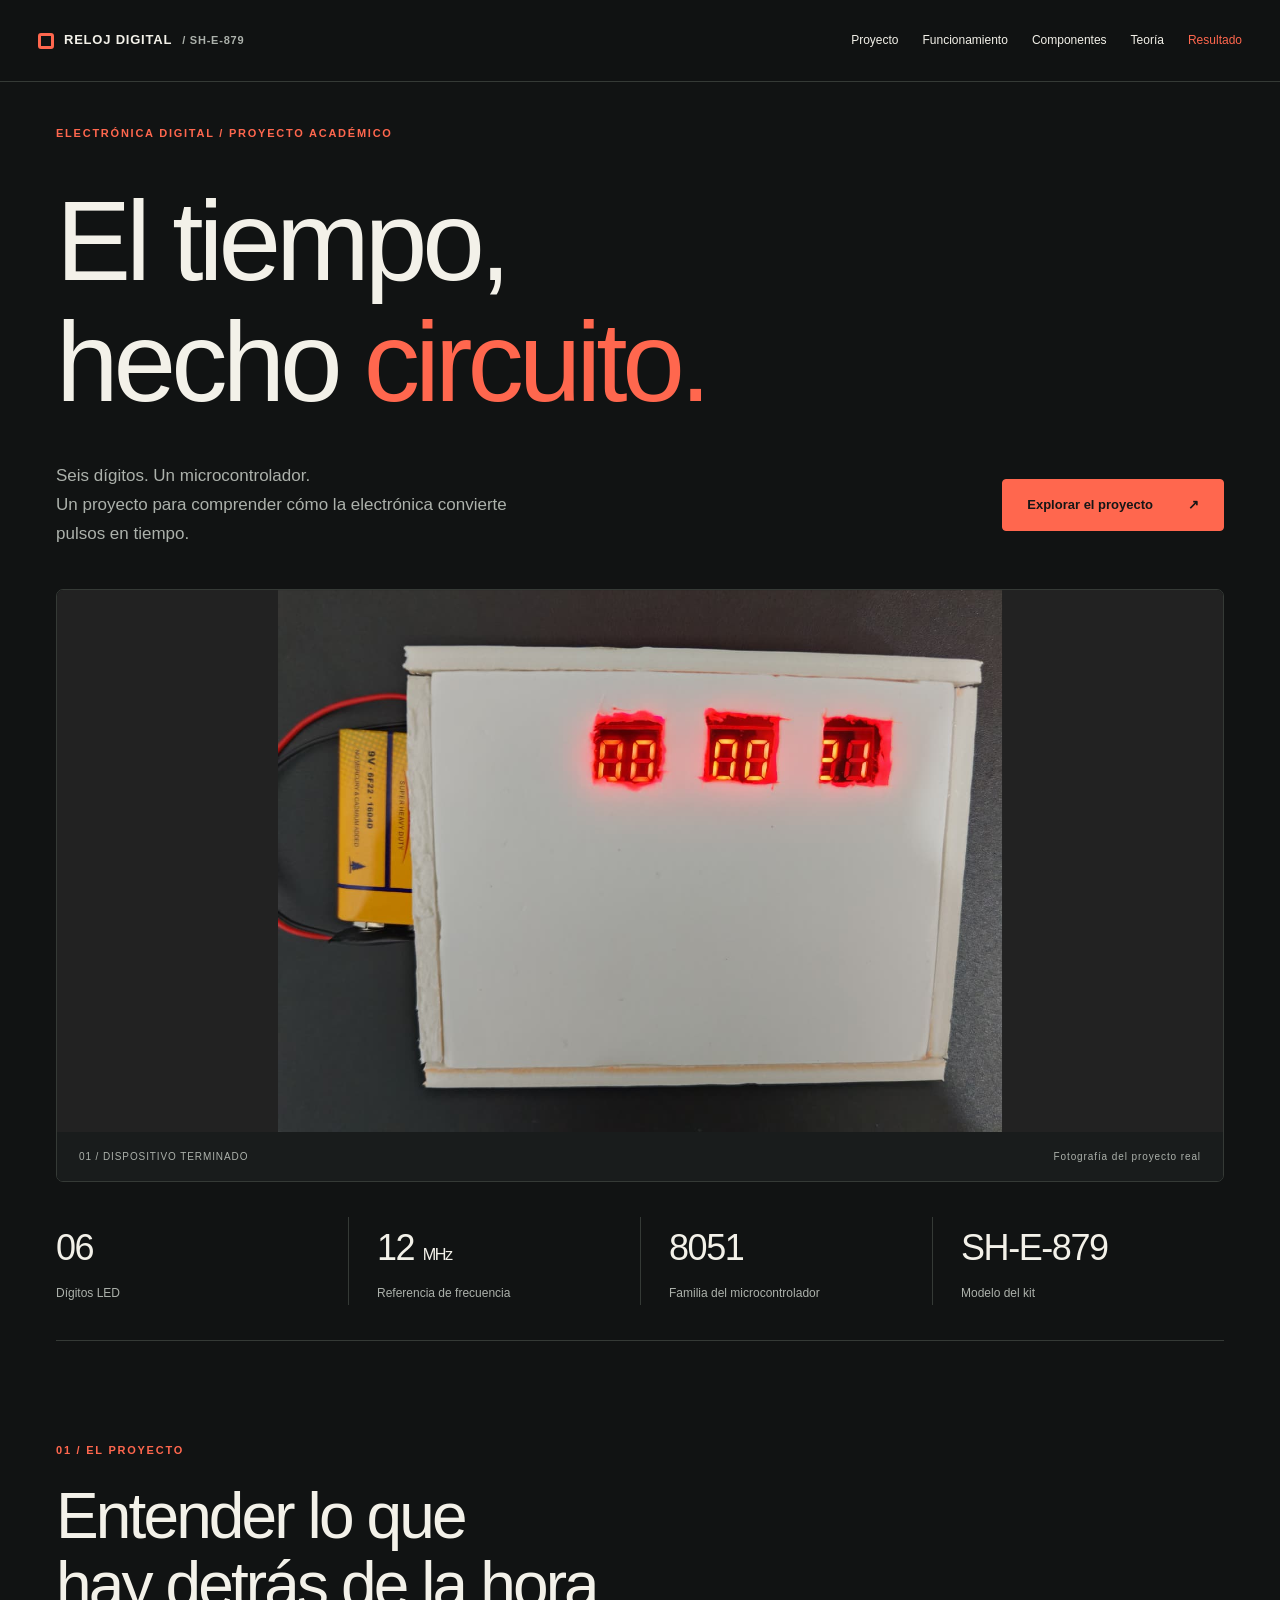
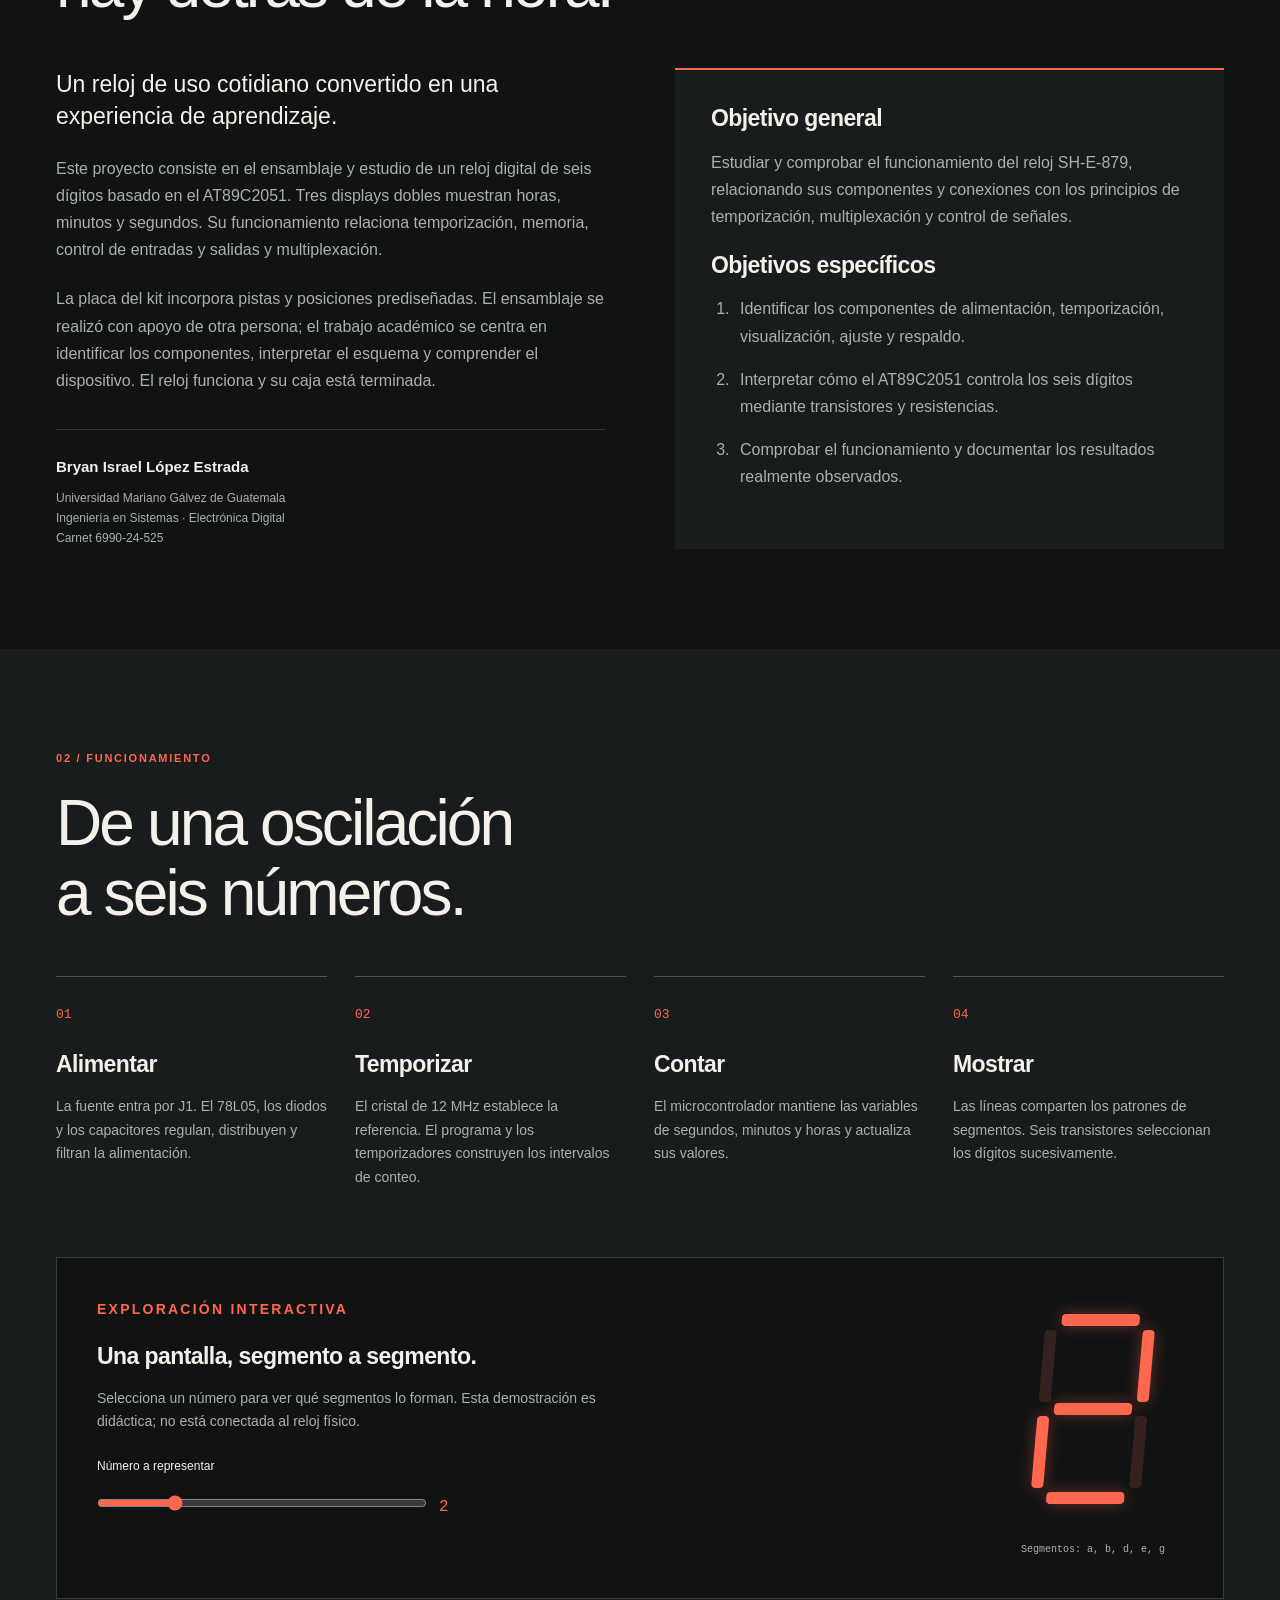
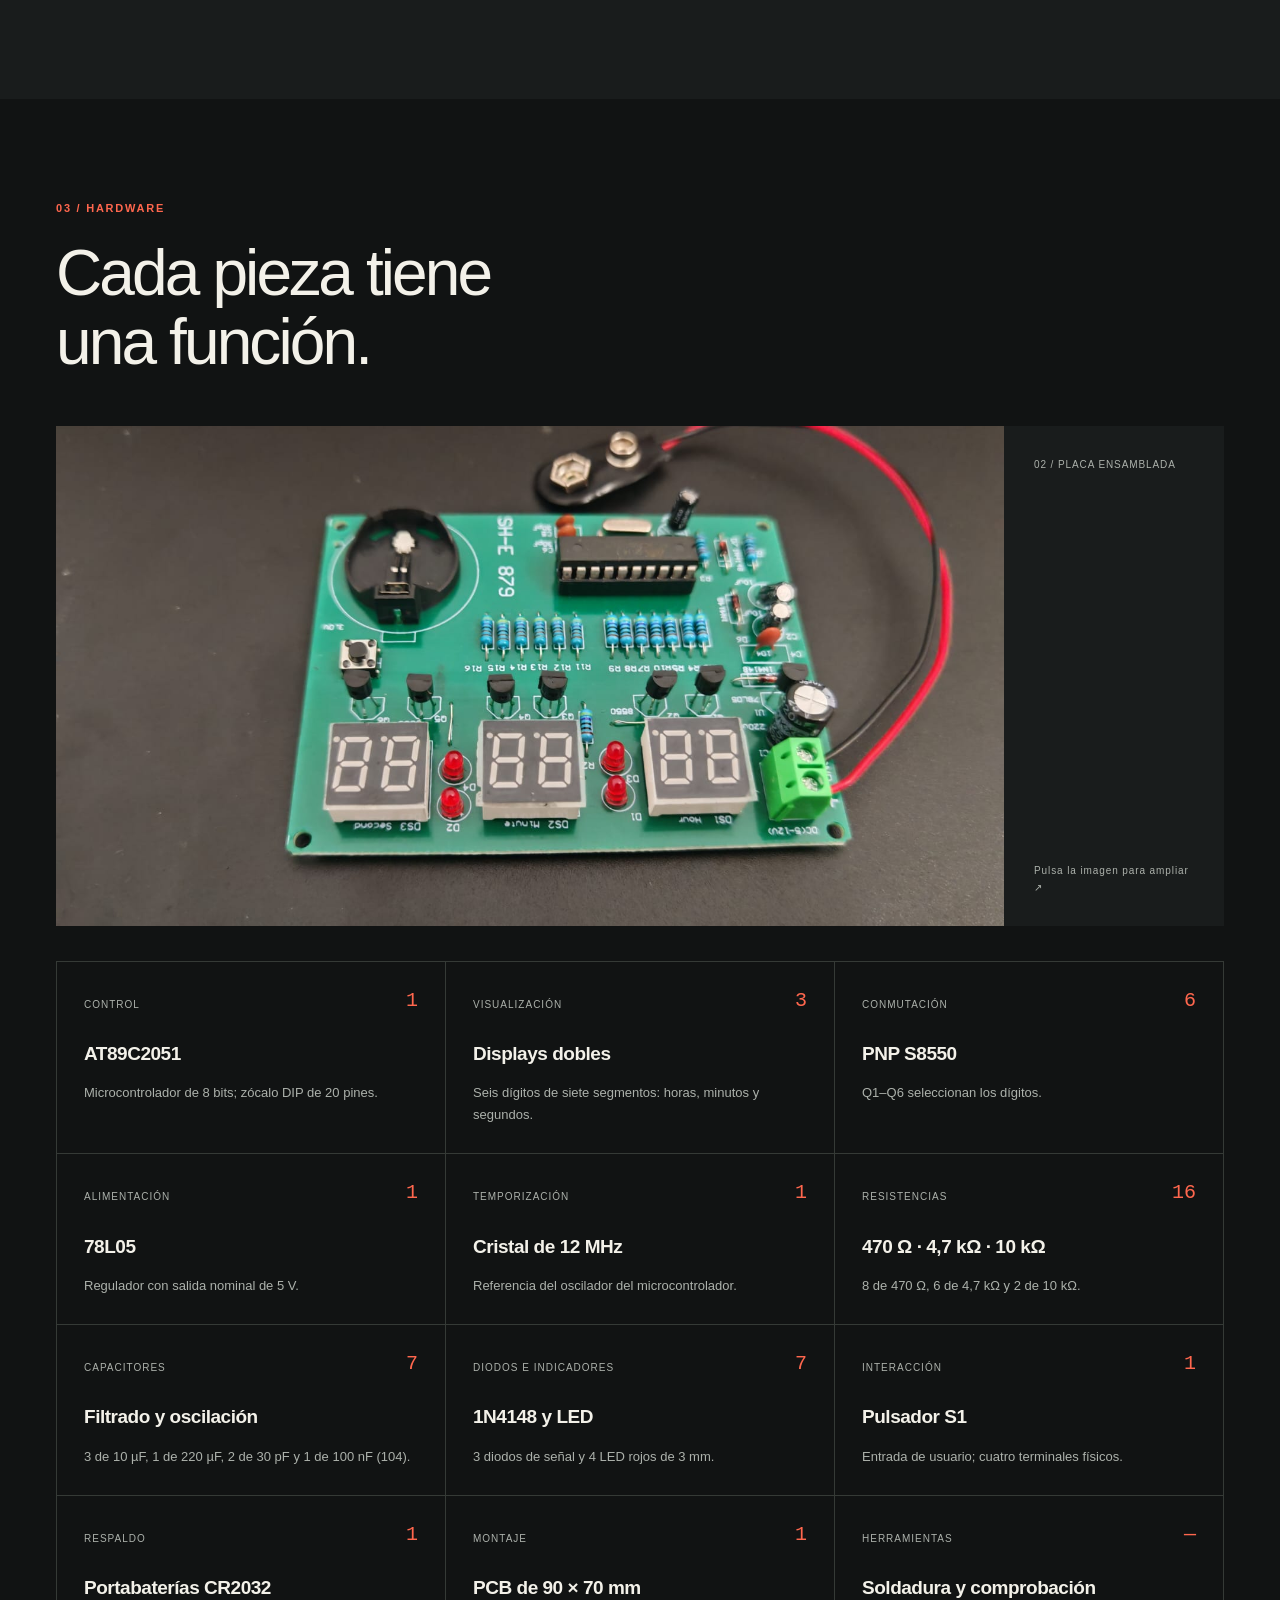
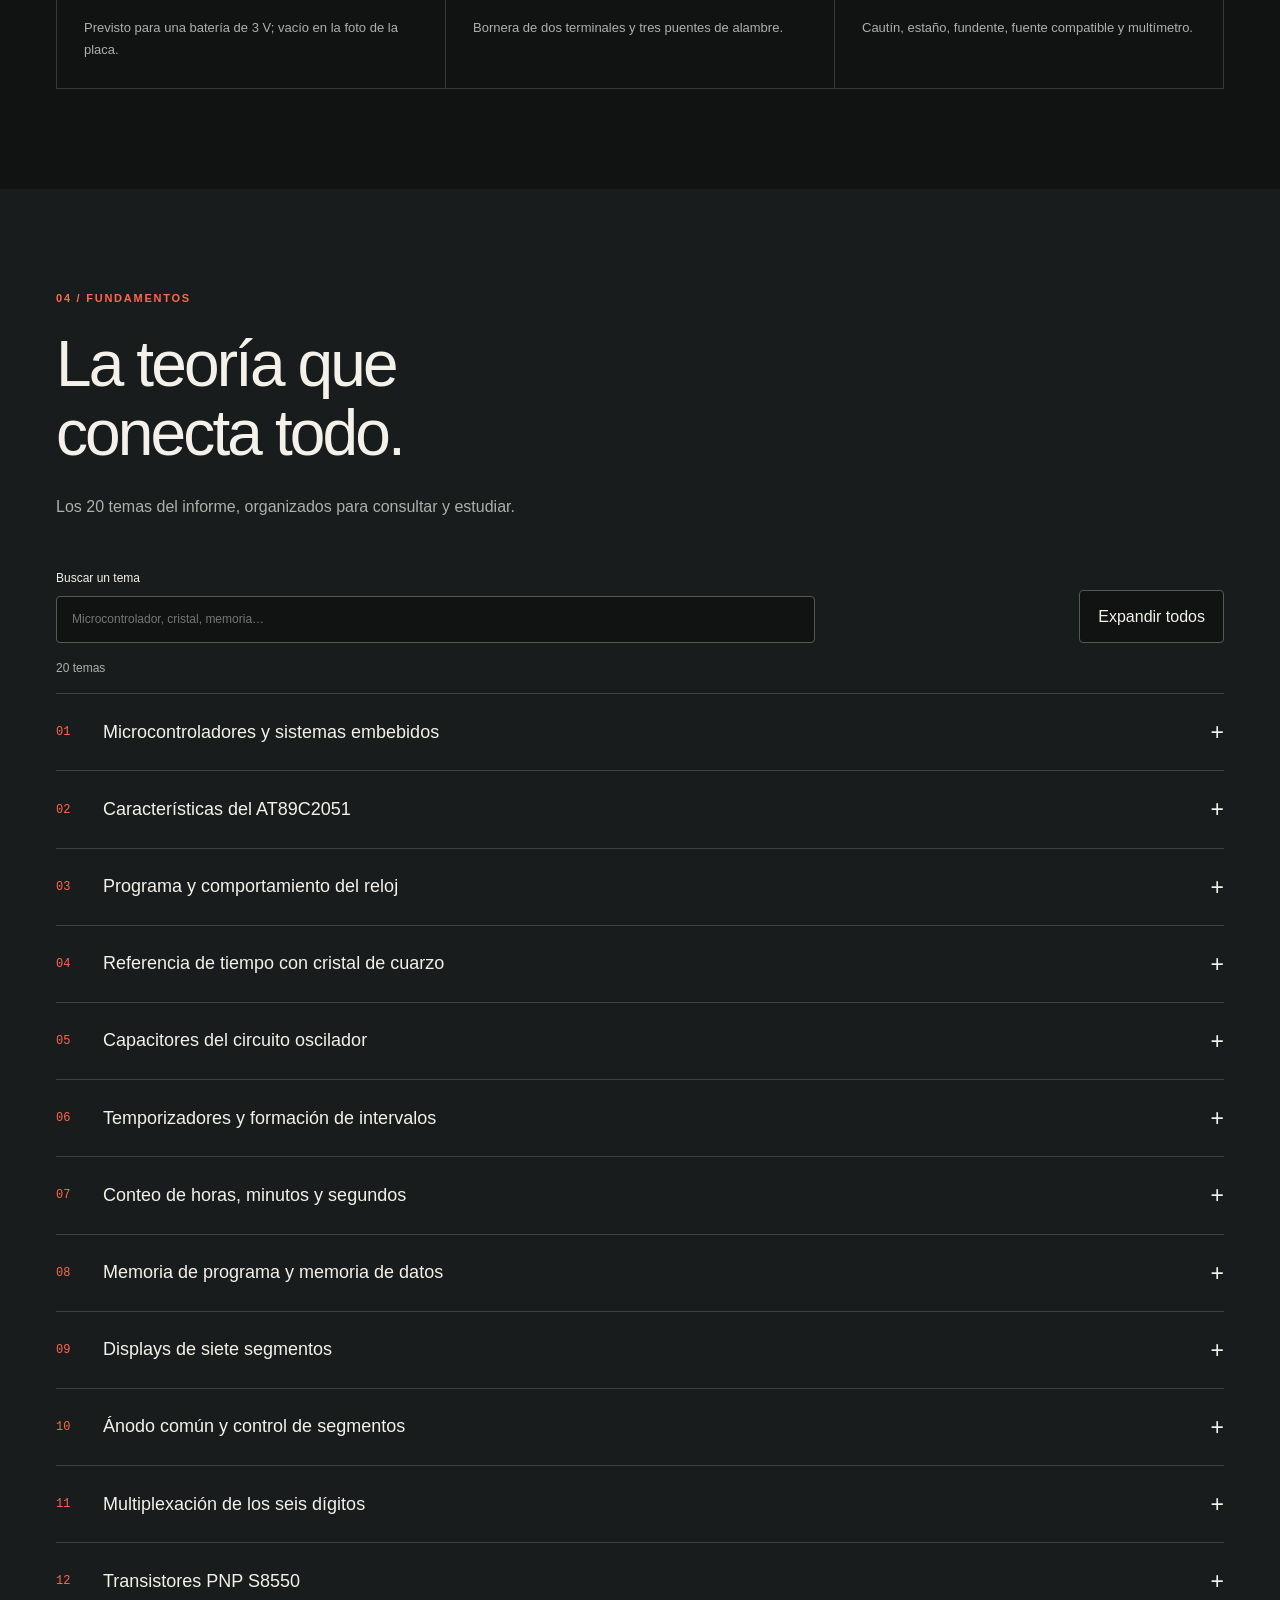
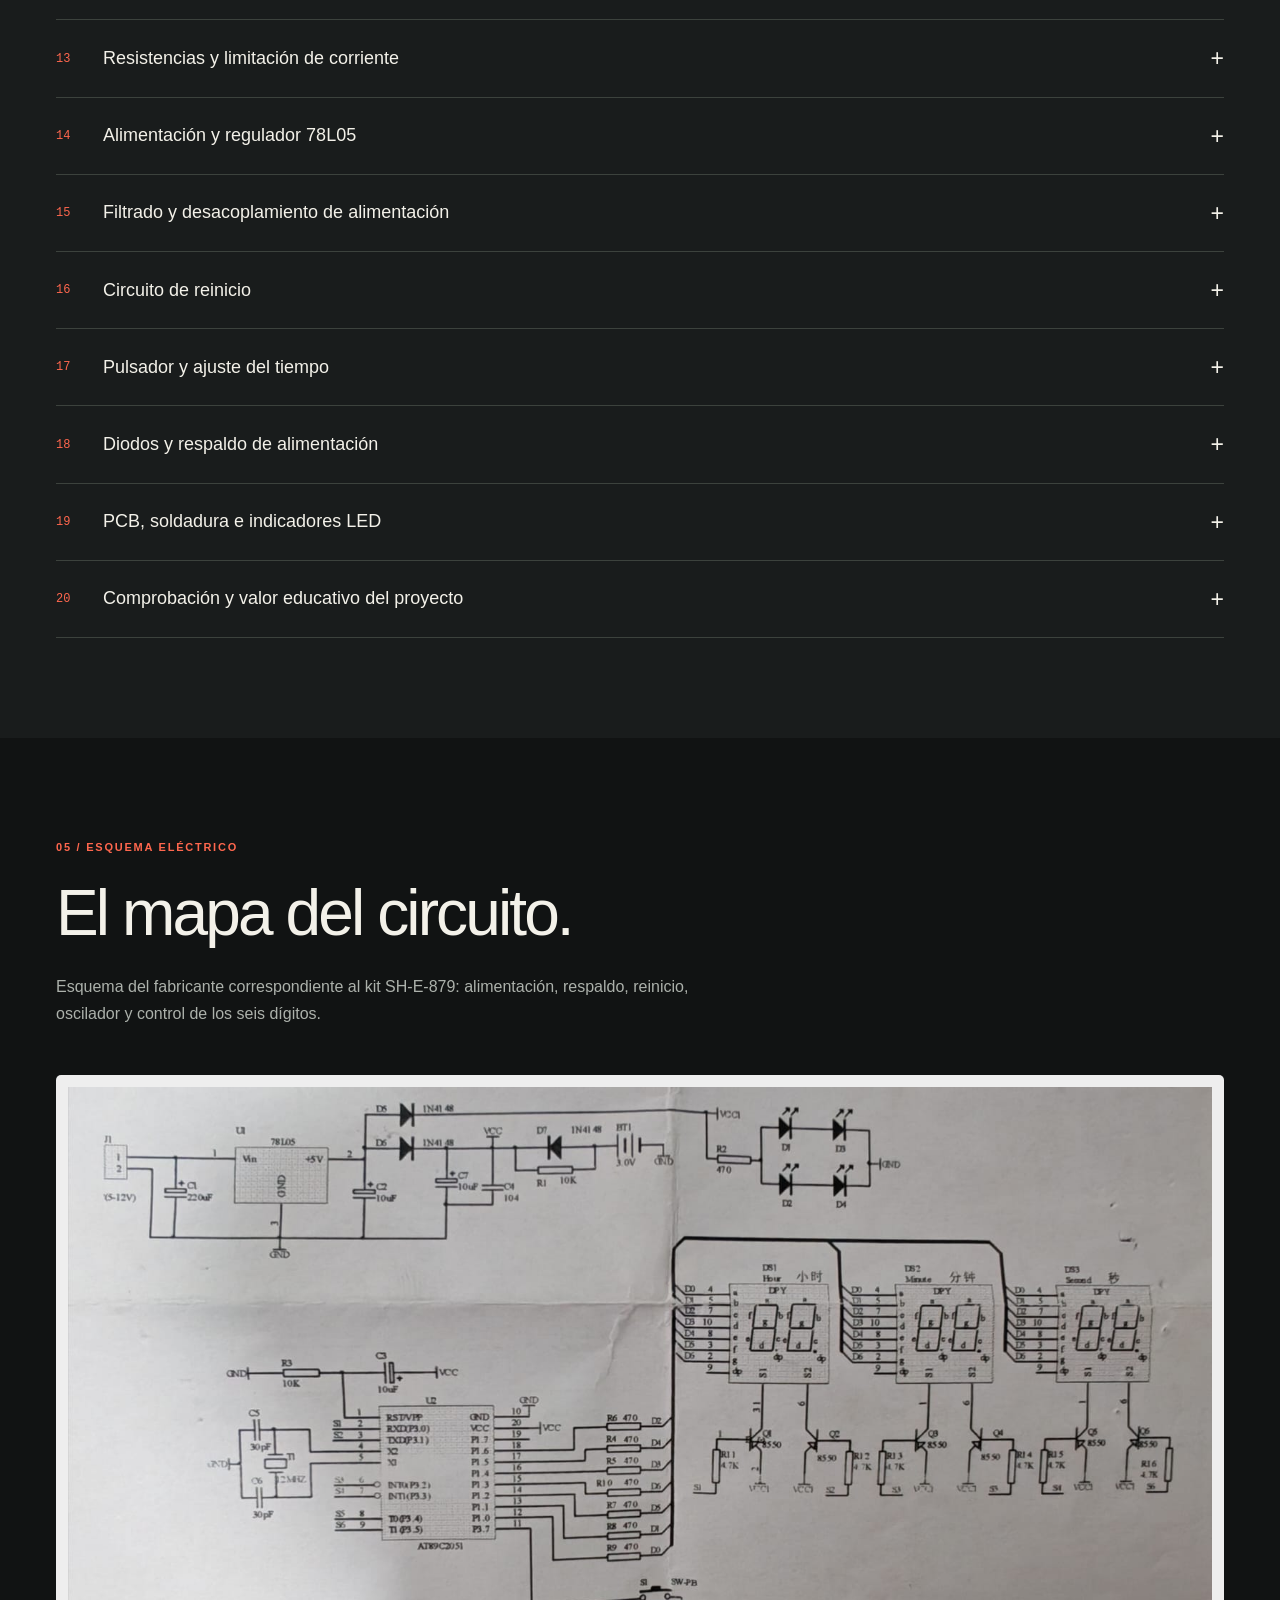
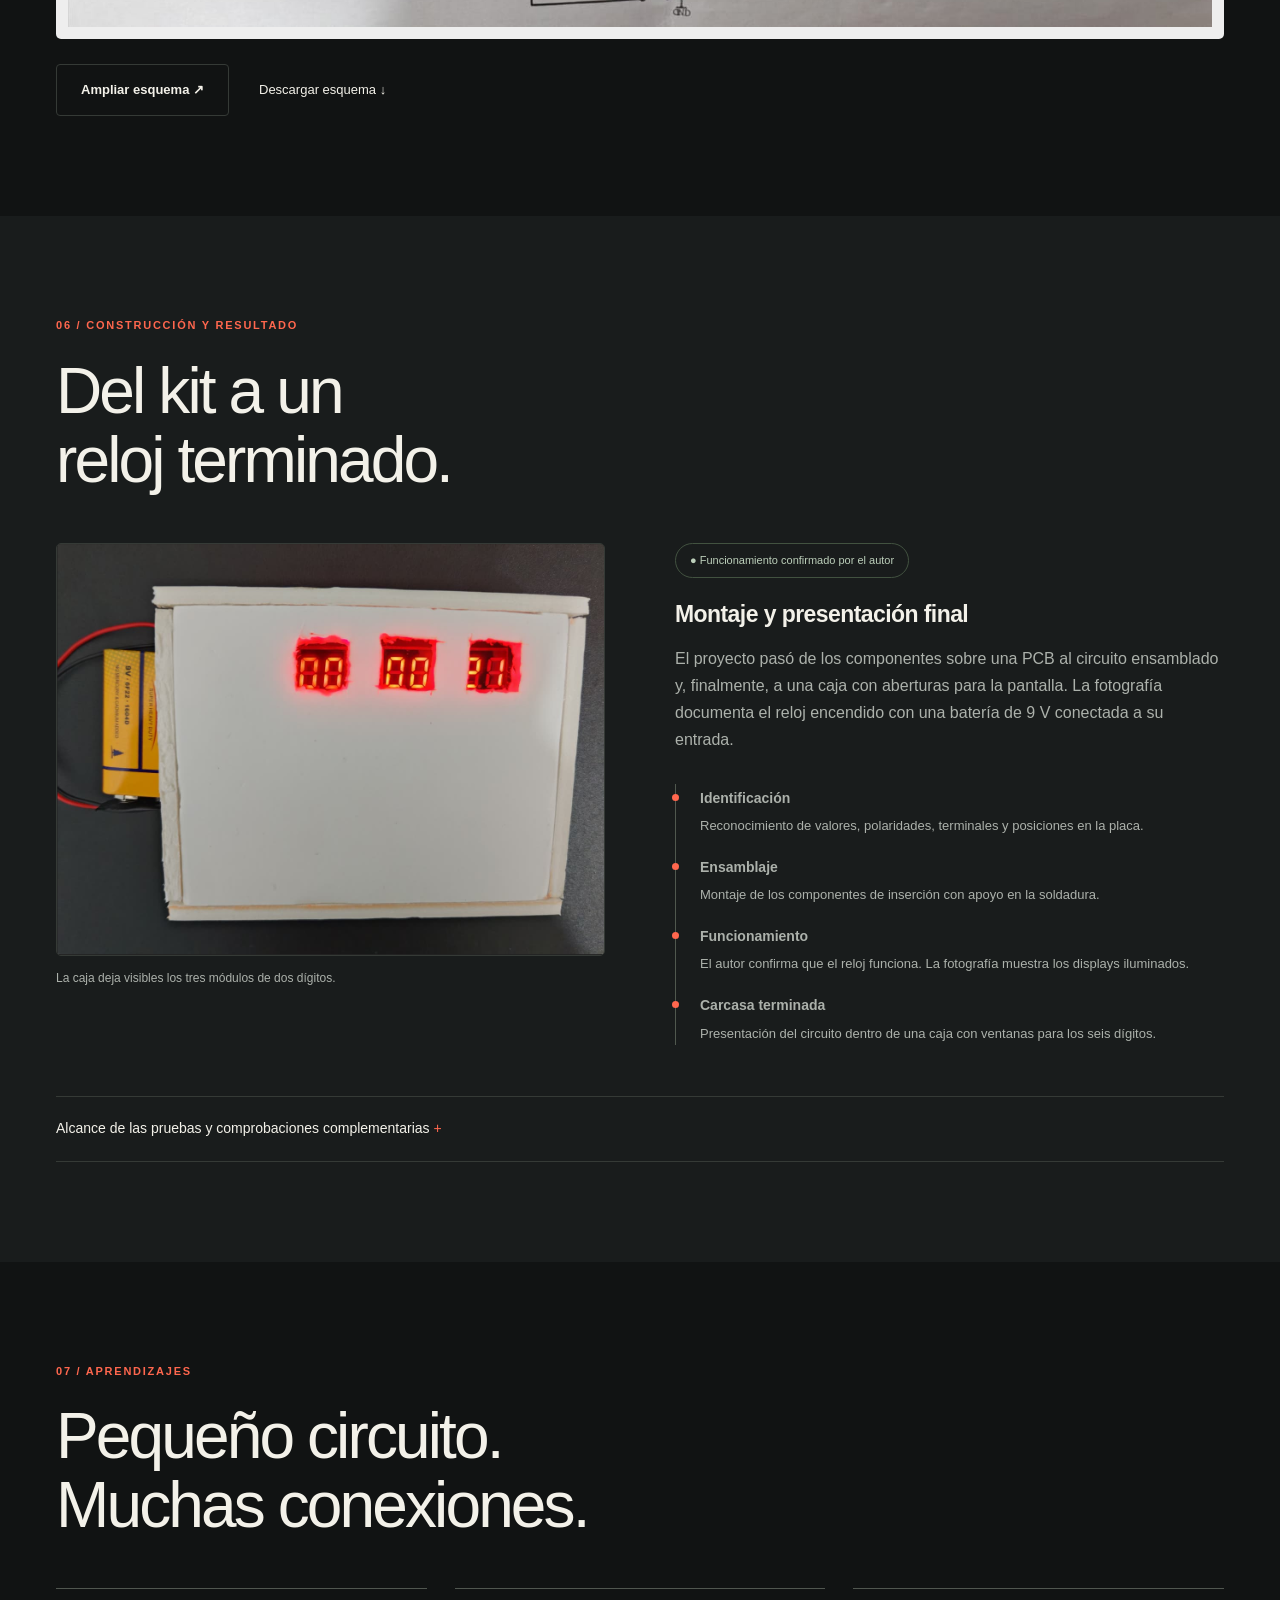
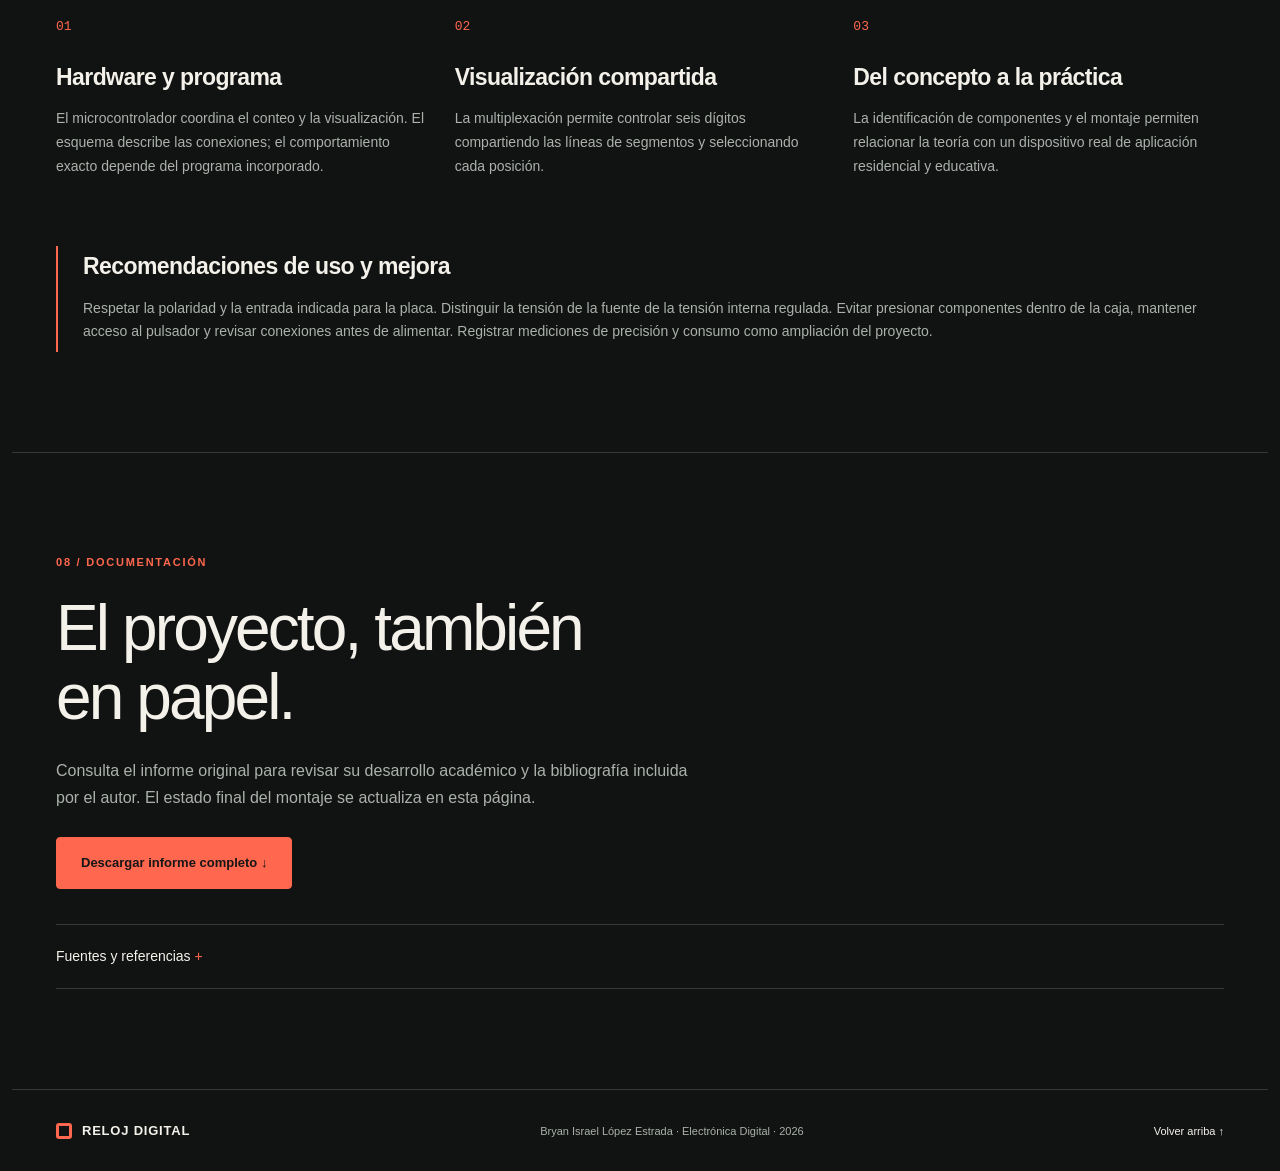
<file: index.html>
<!doctype html><html lang="es"><head><meta charset="utf-8"><meta name="viewport" content="width=device-width,initial-scale=1"><title>Reloj digital · SH-E-879 | Bryan López Estrada</title><meta name="description" content="Proyecto de electrónica digital: reloj SH-E-879 de seis dígitos, fundamentos, componentes, circuito y montaje terminado."><meta name="theme-color" content="#111313"><link rel="stylesheet" href="styles.css"><script src="script.js" defer></script></head><body><a class="skip" href="#proyecto">Saltar al contenido</a><header><a class="brand" href="#inicio"><i></i> RELOJ DIGITAL <span>/ SH-E-879</span></a><button id="menu" aria-expanded="false" aria-controls="nav">Menú</button><nav id="nav"><a href="#proyecto">Proyecto</a><a href="#funcionamiento">Funcionamiento</a><a href="#componentes">Componentes</a><a href="#teoria">Teoría</a><a href="#resultado">Resultado</a></nav></header><main><section id="inicio" class="hero wrap"><div class="hero-top"><p class="eyebrow">ELECTRÓNICA DIGITAL / PROYECTO ACADÉMICO</p></div><h1>El tiempo,<br>hecho <em>circuito.</em></h1><div class="hero-bottom"><p>Seis dígitos. Un microcontrolador.<br>Un proyecto para comprender cómo la electrónica convierte pulsos en tiempo.</p><a class="button" href="#proyecto">Explorar el proyecto <span>↗</span></a></div><figure class="hero-photo"><div class="rotated"><img src="assets/terminado.png" alt="Reloj encendido dentro de su caja blanca, conectado a una batería de 9 V" fetchpriority="high"></div><figcaption><span>01 / DISPOSITIVO TERMINADO</span><span>Fotografía del proyecto real</span></figcaption></figure><div class="specs"><div><strong>06</strong><span>Dígitos LED</span></div><div><strong>12 <small>MHz</small></strong><span>Referencia de frecuencia</span></div><div><strong>8051</strong><span>Familia del microcontrolador</span></div><div><strong>SH-E-879</strong><span>Modelo del kit</span></div></div></section>
<section id="proyecto" class="wrap section"><div class="heading"><p class="eyebrow">01 / EL PROYECTO</p><h2>Entender lo que<br>hay detrás de la hora.</h2></div><div class="split"><div><p class="lead">Un reloj de uso cotidiano convertido en una experiencia de aprendizaje.</p><p>Este proyecto consiste en el ensamblaje y estudio de un reloj digital de seis dígitos basado en el AT89C2051. Tres displays dobles muestran horas, minutos y segundos. Su funcionamiento relaciona temporización, memoria, control de entradas y salidas y multiplexación.</p><p>La placa del kit incorpora pistas y posiciones prediseñadas. El ensamblaje se realizó con apoyo de otra persona; el trabajo académico se centra en identificar los componentes, interpretar el esquema y comprender el dispositivo. El reloj funciona y su caja está terminada.</p><div class="author"><strong>Bryan Israel López Estrada</strong><span>Universidad Mariano Gálvez de Guatemala<br>Ingeniería en Sistemas · Electrónica Digital<br>Carnet 6990-24-525</span></div></div><div class="objectives"><h3>Objetivo general</h3><p>Estudiar y comprobar el funcionamiento del reloj SH-E-879, relacionando sus componentes y conexiones con los principios de temporización, multiplexación y control de señales.</p><h3>Objetivos específicos</h3><ol><li>Identificar los componentes de alimentación, temporización, visualización, ajuste y respaldo.</li><li>Interpretar cómo el AT89C2051 controla los seis dígitos mediante transistores y resistencias.</li><li>Comprobar el funcionamiento y documentar los resultados realmente observados.</li></ol></div></div></section>
<section id="funcionamiento" class="band"><div class="wrap section"><div class="heading"><p class="eyebrow">02 / FUNCIONAMIENTO</p><h2>De una oscilación<br>a seis números.</h2></div><div class="steps"><article><span>01</span><h3>Alimentar</h3><p>La fuente entra por J1. El 78L05, los diodos y los capacitores regulan, distribuyen y filtran la alimentación.</p></article><article><span>02</span><h3>Temporizar</h3><p>El cristal de 12 MHz establece la referencia. El programa y los temporizadores construyen los intervalos de conteo.</p></article><article><span>03</span><h3>Contar</h3><p>El microcontrolador mantiene las variables de segundos, minutos y horas y actualiza sus valores.</p></article><article><span>04</span><h3>Mostrar</h3><p>Las líneas comparten los patrones de segmentos. Seis transistores seleccionan los dígitos sucesivamente.</p></article></div><div class="demo"><div><p class="eyebrow">EXPLORACIÓN INTERACTIVA</p><h3>Una pantalla, segmento a segmento.</h3><p>Selecciona un número para ver qué segmentos lo forman. Esta demostración es didáctica; no está conectada al reloj físico.</p><label for="digit">Número a representar</label><input id="digit" type="range" min="0" max="9" value="2"><output id="number" for="digit">2</output></div><div class="segment-display" role="img" aria-label="Display de siete segmentos mostrando 2"><div class="segment a"></div><div class="segment b"></div><div class="segment c"></div><div class="segment d"></div><div class="segment e"></div><div class="segment f"></div><div class="segment g"></div></div><p id="segments" class="mono">Segmentos: a, b, d, e, g</p></div></div></section>
<section id="componentes" class="wrap section"><div class="heading"><p class="eyebrow">03 / HARDWARE</p><h2>Cada pieza tiene<br>una función.</h2></div><figure class="board"><a class="zoom" href="assets/placa.png"><img src="assets/placa.png" alt="Placa SH-E-879 ensamblada, con seis transistores, regulador, tres displays dobles y pulsador" loading="lazy"></a><figcaption>02 / PLACA ENSAMBLADA <span>Pulsa la imagen para ampliar ↗</span></figcaption></figure><div class="parts"><article class="part"><small>Control</small><strong>1</strong><h3>AT89C2051</h3><p>Microcontrolador de 8 bits; zócalo DIP de 20 pines.</p></article><article class="part"><small>Visualización</small><strong>3</strong><h3>Displays dobles</h3><p>Seis dígitos de siete segmentos: horas, minutos y segundos.</p></article><article class="part"><small>Conmutación</small><strong>6</strong><h3>PNP S8550</h3><p>Q1–Q6 seleccionan los dígitos.</p></article><article class="part"><small>Alimentación</small><strong>1</strong><h3>78L05</h3><p>Regulador con salida nominal de 5 V.</p></article><article class="part"><small>Temporización</small><strong>1</strong><h3>Cristal de 12 MHz</h3><p>Referencia del oscilador del microcontrolador.</p></article><article class="part"><small>Resistencias</small><strong>16</strong><h3>470 Ω · 4,7 kΩ · 10 kΩ</h3><p>8 de 470 Ω, 6 de 4,7 kΩ y 2 de 10 kΩ.</p></article><article class="part"><small>Capacitores</small><strong>7</strong><h3>Filtrado y oscilación</h3><p>3 de 10 µF, 1 de 220 µF, 2 de 30 pF y 1 de 100 nF (104).</p></article><article class="part"><small>Diodos e indicadores</small><strong>7</strong><h3>1N4148 y LED</h3><p>3 diodos de señal y 4 LED rojos de 3 mm.</p></article><article class="part"><small>Interacción</small><strong>1</strong><h3>Pulsador S1</h3><p>Entrada de usuario; cuatro terminales físicos.</p></article><article class="part"><small>Respaldo</small><strong>1</strong><h3>Portabaterías CR2032</h3><p>Previsto para una batería de 3 V; vacío en la foto de la placa.</p></article><article class="part"><small>Montaje</small><strong>1</strong><h3>PCB de 90 × 70 mm</h3><p>Bornera de dos terminales y tres puentes de alambre.</p></article><article class="part"><small>Herramientas</small><strong>—</strong><h3>Soldadura y comprobación</h3><p>Cautín, estaño, fundente, fuente compatible y multímetro.</p></article></div></section>
<section id="teoria" class="band"><div class="wrap section"><div class="heading"><p class="eyebrow">04 / FUNDAMENTOS</p><h2>La teoría que<br>conecta todo.</h2><p>Los 20 temas del informe, organizados para consultar y estudiar.</p></div><div class="toolbar"><label>Buscar un tema<input id="search" type="search" placeholder="Microcontrolador, cristal, memoria…"></label><button id="expand">Expandir todos</button></div><p id="count" aria-live="polite">20 temas</p><div class="topics"><details class="topic"><summary><span>01</span>Microcontroladores y sistemas embebidos<b>+</b></summary><p>Un microcontrolador integra en un mismo circuito un procesador, memoria y periféricos que permiten controlar un dispositivo electrónico. A diferencia de una computadora de propósito general, un sistema embebido se diseña para ejecutar tareas específicas, como medir una variable, controlar una salida o mostrar información. En el reloj SH-E-879, el AT89C2051 coordina el conteo del tiempo, la selección de los dígitos y la lectura del pulsador. Su funcionamiento depende de un programa almacenado en la memoria de código. El estudio de este componente permite comprender cómo las instrucciones del programa se relacionan con las señales eléctricas presentes en el circuito.</p></details><details class="topic"><summary><span>02</span>Características del AT89C2051<b>+</b></summary><p>El AT89C2051 pertenece a la familia 8051 y dispone de un procesador de ocho bits, 2 KB de memoria Flash para el programa y 128 bytes de memoria RAM. También incorpora dos temporizadores o contadores de 16 bits y quince líneas de entrada y salida. Estas características permiten desarrollar aplicaciones pequeñas de control y temporización. En este proyecto, el microcontrolador se instala en un zócalo de veinte pines, lo que facilita su colocación y retiro sin soldarlo directamente. Para interpretar sus conexiones es necesario distinguir los terminales de alimentación, reinicio, oscilador y puertos, ya que cada grupo cumple una función diferente.</p></details><details class="topic"><summary><span>03</span>Programa y comportamiento del reloj<b>+</b></summary><p>El comportamiento del reloj depende del programa que ejecuta el microcontrolador. Dicho programa debe mantener las variables del tiempo, actualizar los números del display y reconocer las acciones realizadas sobre el pulsador. El esquema eléctrico permite identificar las conexiones, pero no revela por completo las instrucciones almacenadas dentro del AT89C2051. Por esa razón, no debe afirmarse que el programa fue escrito en lenguaje C ni que utiliza una rutina específica sin disponer de su código. El trabajo con un kit permite estudiar el funcionamiento del hardware y comprobar el comportamiento del programa incorporado, aunque no se haya desarrollado personalmente ese software.</p></details><details class="topic"><summary><span>04</span>Referencia de tiempo con cristal de cuarzo<b>+</b></summary><p>El cristal de cuarzo proporciona una referencia de frecuencia para el circuito oscilador del microcontrolador. En el SH-E-879 se utiliza un cristal de 12 MHz conectado a los terminales del oscilador del AT89C2051. Esta frecuencia determina el ritmo de funcionamiento de los circuitos internos y sirve como base para la temporización. El cristal no entrega directamente un pulso por segundo; el programa y los temporizadores convierten la referencia rápida en intervalos adecuados para contar el tiempo. La exactitud del reloj depende de factores como la tolerancia del cristal, las condiciones de operación y la forma en que el programa realiza el conteo.</p></details><details class="topic"><summary><span>05</span>Capacitores del circuito oscilador<b>+</b></summary><p>Los dos capacitores cerámicos de 30 pF forman parte de la red del oscilador. En el esquema del fabricante, cada uno conecta un terminal del cristal con tierra. Estos capacitores contribuyen a establecer las condiciones de carga que necesita el circuito para oscilar de manera adecuada. Su valor no debe interpretarse simplemente como un filtro que elimina todo el ruido ni como una garantía de precisión absoluta. El funcionamiento depende de la combinación entre cristal, capacitores, conexiones y características del microcontrolador. Durante el montaje resulta conveniente mantener las conexiones de esta etapa cortas y evitar puentes de soldadura que puedan alterar su comportamiento.</p></details><details class="topic"><summary><span>06</span>Temporizadores y formación de intervalos<b>+</b></summary><p>Los temporizadores internos permiten contar eventos relacionados con el funcionamiento del microcontrolador y generar intervalos de tiempo. En la arquitectura clásica del AT89C2051, un ciclo máquina corresponde a doce periodos del oscilador. Con un cristal de 12 MHz, esto equivale a un ciclo máquina de un microsegundo. El programa puede utilizar los temporizadores para construir intervalos mayores y actualizar el reloj. Sin embargo, conocer la frecuencia del cristal no permite deducir por sí solo la configuración exacta del programa. Para determinar los valores de recarga, las interrupciones y las compensaciones utilizadas sería necesario revisar el código o realizar mediciones sobre el dispositivo.</p></details><details class="topic"><summary><span>07</span>Conteo de horas, minutos y segundos<b>+</b></summary><p>Un reloj digital representa el tiempo mediante variables que cambian siguiendo una secuencia definida. Los segundos avanzan hasta completar sesenta unidades, momento en que se incrementan los minutos. De forma semejante, sesenta minutos producen el incremento de una hora. El programa debe controlar estos cambios y mantener cada variable dentro de su intervalo permitido. El SH-E-879 dispone de seis dígitos, distribuidos en tres módulos identificados en el manual para horas, minutos y segundos. Esta distribución permite observar directamente el avance de los segundos. El formato de las horas y el comportamiento al completar un día deben comprobarse en el reloj funcionando.</p></details><details class="topic"><summary><span>08</span>Memoria de programa y memoria de datos<b>+</b></summary><p>El microcontrolador utiliza espacios diferentes para almacenar las instrucciones y los datos de trabajo. La memoria Flash conserva el programa cuando se desconecta la alimentación, mientras que la RAM almacena variables temporales durante la operación. Las cantidades correspondientes a horas, minutos y segundos pueden mantenerse en esta memoria de datos. La RAM es volátil, por lo que necesita alimentación para conservar su contenido. Esta diferencia explica por qué un reloj puede mantener su programa después de desconectarse y, al mismo tiempo, perder la hora si no existe un respaldo adecuado. La conservación del tiempo debe comprobarse considerando tanto el circuito de alimentación como el programa.</p></details><details class="topic"><summary><span>09</span>Displays de siete segmentos<b>+</b></summary><p>Un display de siete segmentos está formado por siete elementos luminosos identificados normalmente con las letras a, b, c, d, e, f y g. Al encender distintas combinaciones de estos segmentos se representan los números del cero al nueve. Algunos módulos también incorporan puntos decimales, aunque su presencia no significa que todos se utilicen en una aplicación. El SH-E-879 emplea tres displays de dos dígitos, que proporcionan seis posiciones numéricas. Cada módulo muestra una parte del tiempo. El análisis del display permite relacionar una combinación de señales digitales con un símbolo visible y comprender cómo se presenta información numérica al usuario.</p></details><details class="topic"><summary><span>10</span>Ánodo común y control de segmentos<b>+</b></summary><p>El esquema del kit utiliza transistores PNP para alimentar los terminales comunes de los dígitos, lo que corresponde a una configuración de ánodo común. En esta disposición, el terminal común del dígito seleccionado recibe alimentación positiva y los segmentos se iluminan cuando existe una trayectoria de corriente hacia un potencial menor. El microcontrolador establece los estados necesarios en las líneas de segmentos para formar cada número. La identificación del tipo de display es importante porque un módulo de cátodo común requiere otra forma de control. Por ello, no debe cambiarse el display por uno diferente sin comprobar previamente su configuración y distribución de terminales.</p></details><details class="topic"><summary><span>11</span>Multiplexación de los seis dígitos<b>+</b></summary><p>La multiplexación permite compartir las líneas de segmentos entre varios dígitos y seleccionar cada posición por separado. El microcontrolador coloca el patrón correspondiente a un número, activa el dígito asociado y después continúa con la siguiente posición. Esta secuencia se repite rápidamente durante el funcionamiento. Cuando la frecuencia de refresco es adecuada, el usuario percibe una imagen continua de los seis dígitos. La principal ventaja es reducir las conexiones necesarias para controlar la pantalla. El brillo y el consumo dependen de la corriente aplicada y del tiempo de encendido de cada posición, por lo que la multiplexación no garantiza automáticamente un menor consumo energético.</p></details><details class="topic"><summary><span>12</span>Transistores PNP S8550<b>+</b></summary><p>Los seis transistores S8550, identificados como Q1 a Q6, permiten seleccionar los seis dígitos del reloj. Cada transistor funciona como un interruptor electrónico controlado por una señal del microcontrolador a través de una resistencia de base. Cuando se establece la polarización adecuada, el transistor permite el paso de corriente hacia el terminal común del dígito correspondiente. Al desactivarse, interrumpe esa alimentación. El uso de esta etapa permite separar la señal de selección de la corriente suministrada al dígito. Los transistores deben colocarse respetando las posiciones del fabricante, ya que invertir sus terminales puede provocar fallas de encendido o un funcionamiento incorrecto.</p></details><details class="topic"><summary><span>13</span>Resistencias y limitación de corriente<b>+</b></summary><p>Las resistencias cumplen funciones diferentes según su posición dentro del esquema. Siete resistencias de 470 ohmios se encuentran en las líneas de los segmentos y limitan su corriente; otra resistencia del mismo valor se utiliza en el conjunto de indicadores LED. Las seis resistencias de 4.7 kiloohmios participan en el control de las bases de los transistores. Las dos resistencias de 10 kiloohmios pertenecen a otras etapas del circuito, como reinicio y respaldo. La corriente de un segmento depende de la tensión disponible y de las caídas de voltaje de los componentes. Por ello, no debe asignarse una corriente exacta sin calcularla o medirla.</p></details><details class="topic"><summary><span>14</span>Alimentación y regulador 78L05<b>+</b></summary><p>El manual identifica una entrada de alimentación de 6 a 12 V de corriente continua y un regulador 78L05. Este componente tiene una salida nominal de 5 V y se distingue de los transistores, aunque utiliza un encapsulado físicamente parecido. Su función es proporcionar una alimentación regulada cuando la tensión de entrada y la carga permiten operar correctamente. El esquema también incorpora diodos que producen caídas de tensión en algunas líneas. Por ello, la tensión presente en el microcontrolador debe distinguirse de la aplicada a la bornera de entrada. Una entrada de 9 V no significa que el AT89C2051 reciba directamente ese voltaje.</p></details><details class="topic"><summary><span>15</span>Filtrado y desacoplamiento de alimentación<b>+</b></summary><p>Los capacitores de alimentación ayudan a reducir variaciones de tensión producidas por la fuente y por la conmutación del circuito. El kit incorpora un capacitor electrolítico de 220 µF y otros capacitores de 10 µF distribuidos en distintas etapas. También incluye un capacitor de 100 nF, marcado con el código 104, que cumple una función de desacoplamiento. Los capacitores electrolíticos almacenan carga y deben instalarse respetando su polaridad. Su tensión nominal indica un límite de utilización, no el voltaje que necesita todo el reloj. El filtrado contribuye a una operación estable, pero no sustituye una fuente adecuada ni corrige conexiones incorrectas.</p></details><details class="topic"><summary><span>16</span>Circuito de reinicio<b>+</b></summary><p>El reinicio permite que el microcontrolador comience la ejecución del programa desde una condición definida. En el esquema del SH-E-879, el terminal RST se conecta a una red formada por una resistencia de 10 kiloohmios y un capacitor de 10 µF. Esta red genera una condición de reinicio durante el establecimiento de la alimentación. Después, el programa inicia sus tareas de conteo y visualización. Reiniciar el microcontrolador no equivale necesariamente a establecer la hora en cero, ya que ese comportamiento depende del programa y del estado de alimentación previo. La polaridad del capacitor y la continuidad de las conexiones de esta etapa deben verificarse.</p></details><details class="topic"><summary><span>17</span>Pulsador y ajuste del tiempo<b>+</b></summary><p>El pulsador S1 permite ajustar el tiempo mediante las acciones descritas en el manual. La instrucción fotografiada indica que una pulsación prolongada de más de dos segundos permite entrar o salir del estado de ajuste, mientras que las pulsaciones breves modifican el valor seleccionado. La secuencia específica de selección y cambio debe observarse durante la prueba del reloj. Como cualquier contacto mecánico, el pulsador puede producir rebotes al presionarse o soltarse. El programa debe interpretar estas señales sin generar cambios involuntarios. Mantener un nivel lógico definido y filtrar el rebote son funciones relacionadas, pero una resistencia de polarización no elimina por sí sola el rebote.</p></details><details class="topic"><summary><span>18</span>Diodos y respaldo de alimentación<b>+</b></summary><p>El circuito incorpora tres diodos 1N4148 y una conexión para una batería de 3 V. Según el esquema, estos elementos forman parte de las trayectorias de alimentación y respaldo. Los diodos permiten el paso de corriente principalmente en una dirección y ayudan a separar las ramas de alimentación. La batería está destinada a mantener una alimentación de respaldo para la parte de control cuando se retira la fuente principal. Esto no implica que los displays permanezcan encendidos durante ese periodo. La conservación efectiva de la hora debe comprobarse mediante una prueba de desconexión y reconexión. En la fotografía del reloj armado, el portabaterías se encuentra vacío.</p></details><details class="topic"><summary><span>19</span>PCB, soldadura e indicadores LED<b>+</b></summary><p>La placa de circuito impreso mide 90 por 70 mm y dispone de pistas y etiquetas que orientan la colocación de los componentes. El montaje de inserción permite reconocer resistencias, capacitores, diodos y semiconductores antes de soldarlos. Los cuatro LED rojos están colocados entre los módulos de visualización y forman las separaciones del panel horario. El manual también señala la presencia de tres puentes de alambre que deben instalarse. La calidad de las uniones influye en la continuidad eléctrica del circuito. Es necesario revisar puentes accidentales, terminales sueltos y uniones deficientes, ya que una placa prediseñada no garantiza por sí sola un ensamblaje correcto.</p></details><details class="topic"><summary><span>20</span>Comprobación y valor educativo del proyecto<b>+</b></summary><p>La comprobación del reloj debe incluir el encendido de los seis dígitos, el avance del tiempo y la respuesta del pulsador. También resulta útil revisar la alimentación, observar posibles parpadeos y comparar la hora mostrada con una referencia durante un periodo conocido. Si se instala la batería, puede evaluarse el comportamiento después de desconectar la fuente principal. Los resultados deben registrarse tal como se observan, sin atribuir al dispositivo una precisión o estabilidad que no se haya medido. El valor educativo del proyecto consiste en relacionar el esquema con el circuito físico, identificar funciones y desarrollar criterios para reconocer y explicar posibles fallas.</p></details></div></div></section>
<section id="circuito" class="wrap section"><div class="heading"><p class="eyebrow">05 / ESQUEMA ELÉCTRICO</p><h2>El mapa del circuito.</h2><p>Esquema del fabricante correspondiente al kit SH-E-879: alimentación, respaldo, reinicio, oscilador y control de los seis dígitos.</p></div><a class="zoom schematic" href="assets/esquema.png"><img src="assets/esquema.png" alt="Esquema eléctrico del fabricante con AT89C2051, regulador 78L05 y seis transistores S8550" loading="lazy"></a><div class="actions"><a class="button secondary zoom" href="assets/esquema.png">Ampliar esquema ↗</a><a href="assets/esquema.png" download>Descargar esquema ↓</a></div></section>
<section id="resultado" class="band"><div class="wrap section"><div class="heading"><p class="eyebrow">06 / CONSTRUCCIÓN Y RESULTADO</p><h2>Del kit a un<br>reloj terminado.</h2></div><div class="split"><div><figure class="result-photo"><div class="rotated"><img src="assets/terminado.png" alt="Resultado final del reloj encendido y protegido por su caja" loading="lazy"></div></figure><p class="caption">La caja deja visibles los tres módulos de dos dígitos.</p></div><div><span class="status">● Funcionamiento confirmado por el autor</span><h3>Montaje y presentación final</h3><p>El proyecto pasó de los componentes sobre una PCB al circuito ensamblado y, finalmente, a una caja con aberturas para la pantalla. La fotografía documenta el reloj encendido con una batería de 9 V conectada a su entrada.</p><ol class="timeline"><li><strong>Identificación</strong><p>Reconocimiento de valores, polaridades, terminales y posiciones en la placa.</p></li><li><strong>Ensamblaje</strong><p>Montaje de los componentes de inserción con apoyo en la soldadura.</p></li><li><strong>Funcionamiento</strong><p>El autor confirma que el reloj funciona. La fotografía muestra los displays iluminados.</p></li><li><strong>Carcasa terminada</strong><p>Presentación del circuito dentro de una caja con ventanas para los seis dígitos.</p></li></ol></div></div><details class="measurement"><summary>Alcance de las pruebas y comprobaciones complementarias</summary><p>Se cuenta con confirmación de funcionamiento y evidencia fotográfica del encendido. No se aportaron registros de precisión, consumo, duración de la batería o autonomía del respaldo; por ello no se asignan valores a esas características.</p><p>Para ampliar la evaluación: registrar el cambio de segundos a minutos y de minutos a horas, documentar la secuencia del pulsador, comparar la hora con una referencia durante un periodo definido y comprobar el respaldo al desconectar y reconectar la fuente principal.</p></details></div></section>
<section class="wrap section" id="conclusiones"><div class="heading"><p class="eyebrow">07 / APRENDIZAJES</p><h2>Pequeño circuito.<br>Muchas conexiones.</h2></div><div class="steps conclusions"><article><span>01</span><h3>Hardware y programa</h3><p>El microcontrolador coordina el conteo y la visualización. El esquema describe las conexiones; el comportamiento exacto depende del programa incorporado.</p></article><article><span>02</span><h3>Visualización compartida</h3><p>La multiplexación permite controlar seis dígitos compartiendo las líneas de segmentos y seleccionando cada posición.</p></article><article><span>03</span><h3>Del concepto a la práctica</h3><p>La identificación de componentes y el montaje permiten relacionar la teoría con un dispositivo real de aplicación residencial y educativa.</p></article></div><div class="note"><h3>Recomendaciones de uso y mejora</h3><p>Respetar la polaridad y la entrada indicada para la placa. Distinguir la tensión de la fuente de la tensión interna regulada. Evitar presionar componentes dentro de la caja, mantener acceso al pulsador y revisar conexiones antes de alimentar. Registrar mediciones de precisión y consumo como ampliación del proyecto.</p></div></section>
<section class="resources wrap section" id="documentacion"><p class="eyebrow">08 / DOCUMENTACIÓN</p><h2>El proyecto, también<br>en papel.</h2><p>Consulta el informe original para revisar su desarrollo académico y la bibliografía incluida por el autor. El estado final del montaje se actualiza en esta página.</p><a class="button" href="assets/informe.pdf" download="informe-reloj-digital.pdf">Descargar informe completo ↓</a><details class="measurement"><summary>Fuentes y referencias</summary><p>Contenido académico: informe del proyecto facilitado por Bryan Israel López Estrada. Esquema: documentación del fabricante del kit SH-E-879. Fotografías: material aportado por el autor.</p><p>La bibliografía del documento se conserva en el PDF original; sus referencias no se presentan aquí como verificadas de manera independiente.</p></details></section></main><footer class="wrap"><a class="brand" href="#inicio"><i></i> RELOJ DIGITAL</a><p>Bryan Israel López Estrada · Electrónica Digital · 2026</p><a href="#inicio">Volver arriba ↑</a></footer><dialog id="viewer"><button id="close">Cerrar ×</button><img alt=""><p id="image-caption"></p></dialog></body></html>
</file>
<file: styles.css>
:root{--bg:#111313;--panel:#191c1c;--text:#f3f1e9;--muted:#acb1ab;--line:#353a36;--accent:#ff674e}*{box-sizing:border-box}html{scroll-behavior:smooth;scroll-padding-top:95px}body{margin:0;background:var(--bg);color:var(--text);font-family:Arial,Helvetica,sans-serif;font-size:16px;line-height:1.7}a{color:inherit;text-decoration:none}button,input{font:inherit}button,a,input{touch-action:manipulation}button{cursor:pointer}a:focus-visible,button:focus-visible,input:focus-visible,summary:focus-visible{outline:3px solid var(--accent);outline-offset:5px}a:hover{color:var(--accent)}p{color:var(--muted);margin:0 0 22px}h1,h2,h3{line-height:1.08;letter-spacing:-.045em;margin:0}h1{font-size:clamp(64px,8.8vw,128px);font-weight:500;margin:38px 0}h1 em{font-style:normal;color:var(--accent)}h2{font-size:clamp(38px,5vw,68px);font-weight:500}h3{font-size:23px;letter-spacing:-.025em;margin-bottom:18px}small{font-size:.45em}.wrap{max-width:1256px;margin:auto;padding-left:44px;padding-right:44px}header{height:82px;padding:0 38px;display:flex;align-items:center;justify-content:space-between;gap:25px;background:#111313ed;border-bottom:1px solid var(--line);position:sticky;top:0;z-index:20;backdrop-filter:blur(15px)}.brand{font-weight:700;font-size:13px;letter-spacing:.06em;display:flex;align-items:center;gap:10px;white-space:nowrap}.brand span{font-size:11px;color:var(--muted)}.brand i{height:16px;width:16px;border:3px solid var(--accent);border-radius:3px}nav{display:flex;gap:24px;font-size:12px}nav a[aria-current]{color:var(--accent)}#menu{display:none}.hero{padding-top:42px}.hero-top,.hero-bottom{display:flex;justify-content:space-between;align-items:center;gap:25px}.eyebrow{font-size:11px;font-weight:bold;letter-spacing:.16em;color:var(--accent);margin-bottom:22px}.hero-top .eyebrow{margin:0}.status{color:#bccfba;font-size:11px;border:1px solid #425240;padding:7px 14px;border-radius:30px;display:inline-block}.hero-bottom{margin:26px 0 40px}.hero-bottom p{max-width:500px;font-size:17px;margin:0}.button{display:inline-flex;justify-content:space-between;align-items:center;gap:35px;background:var(--accent);color:#161616;padding:14px 24px;border:1px solid var(--accent);font-weight:600;font-size:13px;border-radius:4px}.button:hover{background:#ff826e;color:#111}.secondary{background:transparent;color:var(--text);border-color:var(--line)}figure{margin:0}.hero-photo{border:1px solid var(--line);border-radius:7px;overflow:hidden}.rotated{position:relative;overflow:hidden;aspect-ratio:4/3;background:#222}.rotated img{position:absolute;left:50%;top:50%;width:75%;height:133.333%;object-fit:contain;transform:translate(-50%,-50%) rotate(-90deg)}.hero-photo .rotated{aspect-ratio:2.15}.hero-photo .rotated img{width:46.51%;height:215%}figcaption{display:flex;justify-content:space-between;font-size:10px;letter-spacing:.09em;padding:16px 22px;color:var(--muted);background:var(--panel)}.specs{display:grid;grid-template-columns:repeat(4,1fr);padding:35px 0;border-bottom:1px solid var(--line)}.specs>div{border-left:1px solid var(--line);padding-left:28px}.specs>div:first-child{border:0;padding:0}.specs strong{display:block;font-size:36px;font-weight:500;letter-spacing:-.04em}.specs span{font-size:12px;color:var(--muted)}.section{padding-top:100px;padding-bottom:100px}.heading{margin-bottom:48px}.heading>p:last-child:not(.eyebrow){max-width:650px;margin-top:25px}.split{display:grid;grid-template-columns:1fr 1fr;gap:70px}.lead{font-size:23px;line-height:1.4;color:var(--text)}.author{border-top:1px solid var(--line);padding-top:24px;margin-top:35px}.author strong,.author span{display:block}.author strong{font-size:15px}.author span{font-size:12px;color:var(--muted);margin-top:8px}.objectives{background:var(--panel);padding:36px;border-top:2px solid var(--accent)}ol{padding-left:23px;color:var(--muted)}li{padding-left:6px;margin-bottom:16px}.band{background:var(--panel)}.steps{display:grid;grid-template-columns:repeat(4,1fr);gap:28px}.steps article{border-top:1px solid #50564f;padding-top:22px}.steps article>span{font-family:monospace;color:var(--accent);font-size:13px}.steps h3{margin-top:26px}.steps p{font-size:14px}.demo{display:grid;grid-template-columns:1fr 180px;gap:20px 60px;background:var(--bg);padding:40px;margin-top:45px;border:1px solid var(--line)}.demo p{max-width:500px;font-size:14px}.demo label{display:block;font-size:12px}.demo input{accent-color:var(--accent);width:min(80%,330px);margin:18px 12px 0 0}.demo output{color:var(--accent);font-family:monospace}.segment-display{width:110px;height:190px;position:relative;margin:auto;transform:skew(-5deg)}.segment{position:absolute;background:#35211f;border-radius:4px}.segment.on{background:var(--accent);box-shadow:0 0 15px #ff674e60}.a,.g,.d{height:12px;width:78px;left:16px}.a{top:0}.g{top:89px}.d{bottom:0}.b,.c,.e,.f{height:72px;width:12px}.b{right:0;top:16px}.c{right:0;bottom:16px}.e{left:0;bottom:16px}.f{left:0;top:16px}.demo .mono{grid-column:2;font-family:monospace;font-size:10px;text-align:center;margin:0}.board{display:grid;grid-template-columns:1fr 220px;background:var(--panel);margin-bottom:35px}.board img{display:block;width:100%;max-height:500px;object-fit:cover}.board figcaption{flex-direction:column;justify-content:space-between;padding:30px}.parts{display:grid;grid-template-columns:repeat(3,1fr);gap:0;border-left:1px solid var(--line);border-top:1px solid var(--line)}.part{padding:27px;border-right:1px solid var(--line);border-bottom:1px solid var(--line)}.part small{font-size:10px;text-transform:uppercase;letter-spacing:.1em;color:var(--muted)}.part strong{float:right;color:var(--accent);font:20px monospace}.part h3{font-size:19px;margin-top:28px}.part p{font-size:13px;margin:0}.toolbar{display:flex;justify-content:space-between;align-items:end;gap:20px}.toolbar label{font-size:12px;width:65%}.toolbar input{display:block;width:100%;border:1px solid #525a53;color:var(--text);background:var(--bg);padding:12px 15px;margin-top:8px;border-radius:4px}.toolbar button,#menu,#close{border:1px solid #525a53;color:var(--text);background:var(--bg);padding:12px 18px;border-radius:4px}#count{font-size:12px;margin:15px 0}.topic{border-top:1px solid #3c423d}.topic:last-child{border-bottom:1px solid #3c423d}summary{cursor:pointer;list-style:none}summary::-webkit-details-marker{display:none}.topic summary{display:flex;align-items:center;gap:24px;padding:22px 0;font-size:18px;line-height:1.4}.topic summary span{font:12px monospace;color:var(--accent);min-width:23px}.topic summary b{margin-left:auto;font-size:23px;font-weight:400}.topic[open] summary b{transform:rotate(45deg)}.topic p{padding:0 44px;max-width:1000px;font-size:15px}.schematic{display:block;background:#eee;padding:12px;border-radius:5px}.schematic img{display:block;width:100%}.actions{display:flex;align-items:center;gap:30px;margin-top:25px;font-size:13px}.result-photo{border:1px solid var(--line);border-radius:5px;overflow:hidden}.caption{font-size:12px;margin-top:12px}.split .status{margin-bottom:24px}.timeline{list-style:none;padding:0;border-left:1px solid #50584e;margin-top:30px}.timeline li{position:relative;padding-left:24px}.timeline li:before{content:'';width:7px;height:7px;border-radius:100%;background:var(--accent);position:absolute;left:-4px;top:10px}.timeline strong{font-size:14px}.timeline p{font-size:13px;margin:4px 0}.measurement{border-top:1px solid var(--line);border-bottom:1px solid var(--line);padding:20px 0;margin-top:35px}.measurement summary{font-size:14px}.measurement summary:after{content:' +';color:var(--accent)}.measurement p{font-size:13px;margin:20px 0 0;max-width:850px}.conclusions{grid-template-columns:repeat(3,1fr)}.note{margin-top:45px;border-left:2px solid var(--accent);padding:8px 0 8px 25px}.note p{margin:0;font-size:14px}.resources{border-top:1px solid var(--line)}.resources>p:not(.eyebrow){max-width:650px;margin:25px 0}footer{border-top:1px solid var(--line);padding-top:30px;padding-bottom:30px;display:flex;align-items:center;justify-content:space-between;gap:20px;font-size:11px}footer p{margin:0}dialog{background:#151817;color:var(--text);border:1px solid var(--line);max-width:95vw;width:1200px;max-height:94vh;padding:20px;border-radius:8px}dialog::backdrop{background:#000d}dialog img{display:block;max-width:100%;max-height:73vh;object-fit:contain;margin:20px auto}dialog p{font-size:13px;margin:0}#close{float:right}.skip{position:fixed;top:-100px;z-index:40;background:white;color:black;padding:12px}.skip:focus{top:0}[hidden]{display:none!important}@media(min-width:1400px){.hero-photo{max-height:600px}}@media(max-width:1000px){header{padding:0 24px}nav{gap:14px}.brand span{display:none}.split{gap:35px}.steps{grid-template-columns:repeat(2,1fr)}.conclusions{grid-template-columns:repeat(3,1fr)}.wrap{padding-left:28px;padding-right:28px}.board{grid-template-columns:1fr}.board figcaption{flex-direction:row;padding:20px}.specs strong{font-size:28px}}@media(max-width:700px){header{height:70px}#menu{display:block;padding:7px 13px;font-size:12px}nav{display:none;position:absolute;top:69px;left:0;right:0;background:#171a18;flex-direction:column;padding:24px;border-bottom:1px solid var(--line)}nav.open{display:flex}.wrap{padding-left:22px;padding-right:22px}.hero{padding-top:28px}.hero-top{align-items:start;flex-direction:column;gap:12px}.hero-top .eyebrow{font-size:9px}.hero-bottom{flex-direction:column;align-items:start}.hero-bottom p{font-size:15px}.hero-photo .rotated{aspect-ratio:4/3}.hero-photo .rotated img{width:75%;height:133.333%}figcaption{padding:14px;font-size:8px;gap:15px}.specs{grid-template-columns:1fr 1fr;gap:24px}.specs>div{padding:0;border:0}.specs strong{font-size:30px}.section{padding-top:65px;padding-bottom:65px}.split{grid-template-columns:1fr;gap:35px}.parts{grid-template-columns:repeat(2,1fr)}.part{padding:20px 15px}.part h3{font-size:17px}.part p{font-size:12px}.steps,.conclusions{grid-template-columns:1fr}.steps{gap:15px}.steps h3{margin-top:14px}.demo{grid-template-columns:1fr;padding:24px;gap:30px}.demo .mono{grid-column:1}.segment-display{margin:10px auto}.toolbar{flex-wrap:wrap}.toolbar label{width:100%}.toolbar button{font-size:12px}.topic summary{font-size:16px;gap:15px}.topic p{padding:0 0 0 38px;font-size:14px}.actions{gap:20px;flex-wrap:wrap}.objectives{padding:25px}.heading{margin-bottom:30px}footer{flex-direction:column;align-items:start}.resources .button{gap:15px}}@media(prefers-reduced-motion:reduce){html{scroll-behavior:auto}*{animation:none!important;transition:none!important}}@media print{header,.toolbar,.demo,dialog,.actions,.button{display:none}body,.band{background:white;color:black}p,li{color:#333}.section{padding:25px 0}h1{font-size:48px}h2{font-size:32px}.wrap{max-width:none}.topic p{display:block}.topic{break-inside:avoid}footer{display:none}}
</file>
